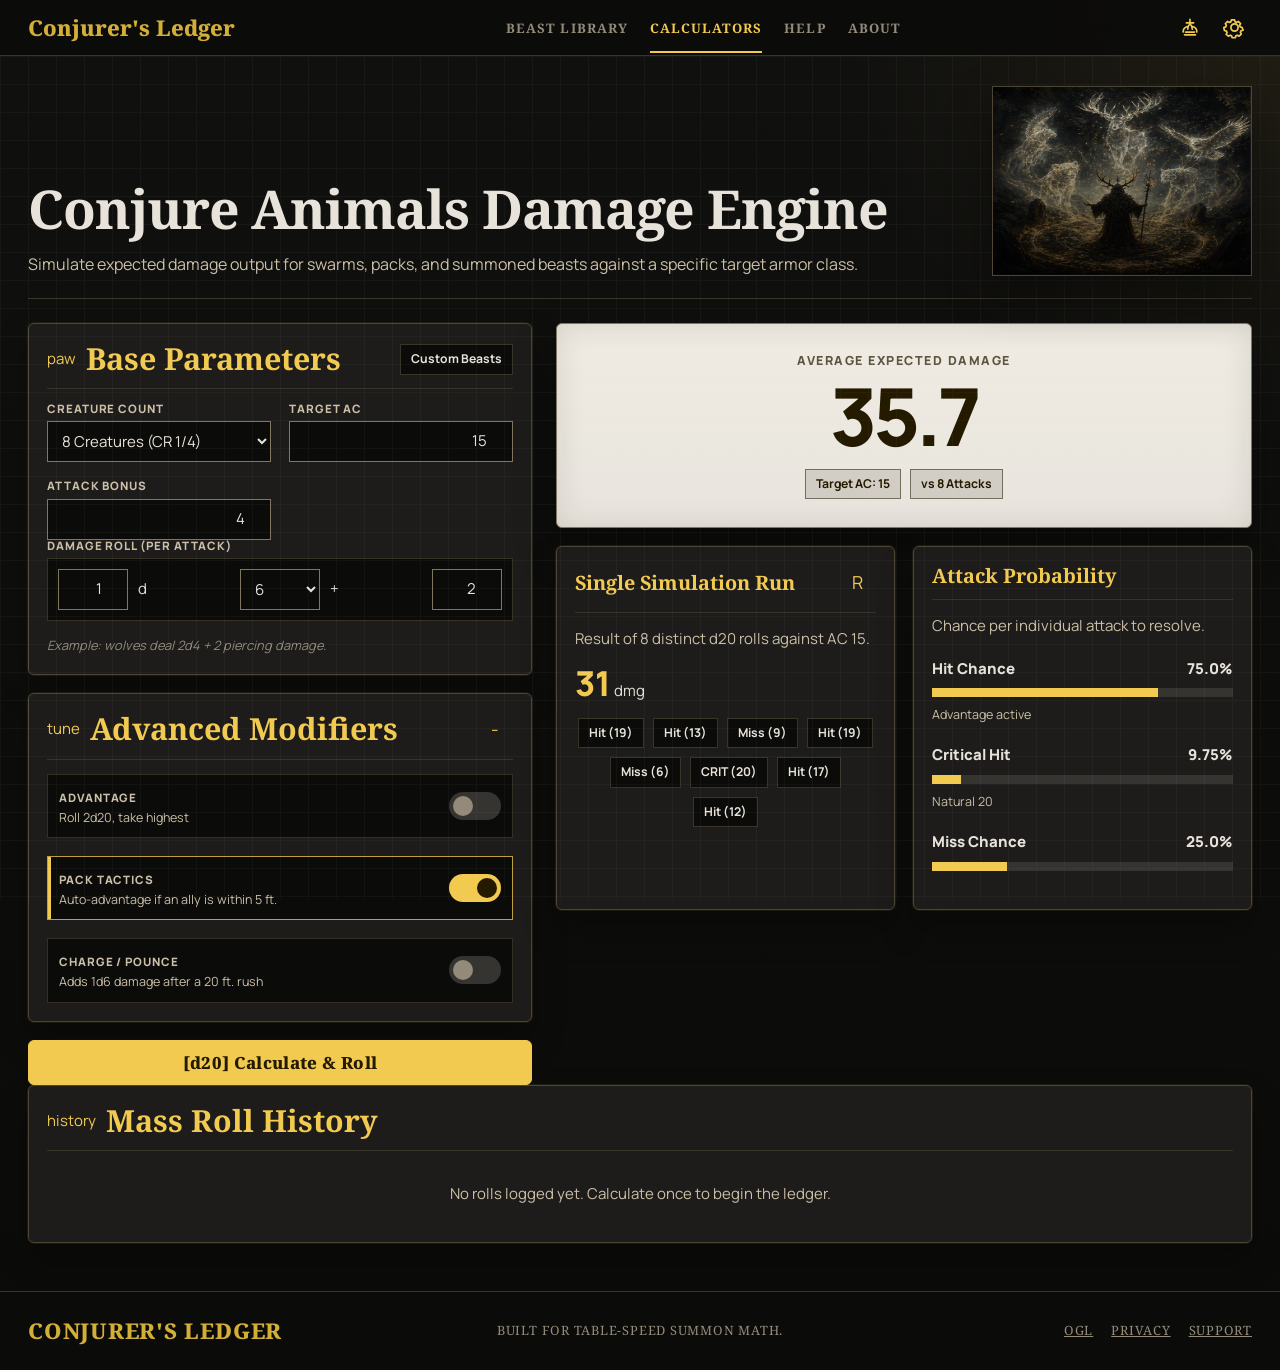
<file: index.html>
<!doctype html>
<html lang="en">
  <head>
    <meta charset="utf-8">
    <meta name="viewport" content="width=device-width, initial-scale=1">
    <title>Calculator - Conjurer's Ledger</title>
    <link rel="stylesheet" href="styles.css">
    <script defer src="app.js"></script>
  </head>
  <body data-page="calculator">
    <div class="app-shell">
      <header class="topbar">
        <a class="brand" href="index.html">Conjurer's Ledger</a>
        <nav class="nav" aria-label="Main navigation">
          <a href="library.html">Beast Library</a>
          <a class="active" href="index.html">Calculators</a>
          <a href="help.html">Help</a>
          <a href="about.html">About</a>
        </nav>
        <div class="top-actions">
          <button class="icon-button fountain-button" id="fountain-roll-button" type="button" title="Fun Fountain Dew Roll" aria-label="Fun Fountain Dew Roll">
            <svg class="header-icon" viewBox="0 0 24 24" aria-hidden="true">
              <path d="M12 3v4M8 7h8M6 20h12M7 17h10M9 11c-3 1-4.5 3.4-4.5 6M15 11c3 1 4.5 3.4 4.5 6M12 8c-1.7 1.4-2.5 3.3-2.5 5.8M12 8c1.7 1.4 2.5 3.3 2.5 5.8" />
            </svg>
          </button>
          <a class="icon-link" href="settings.html" title="Open Settings" aria-label="Open Settings">
            <svg class="header-icon" viewBox="0 0 24 24" aria-hidden="true">
              <path d="M12 8.2a3.8 3.8 0 1 0 0 7.6 3.8 3.8 0 0 0 0-7.6ZM20 12l-2.1-.7a6.5 6.5 0 0 0-.6-1.4l1-2-2.3-2.2-1.9 1a7 7 0 0 0-1.5-.6L12 4H8.8l-.6 2.1a7 7 0 0 0-1.5.6l-1.9-1-2.3 2.2 1 2a6.5 6.5 0 0 0-.6 1.4L.8 12l.7 3.1 2.1.7c.2.5.4 1 .7 1.4l-1 2L5.6 21l1.9-1c.5.3 1 .5 1.5.6l.6 2.1h3.2l.6-2.1c.5-.1 1-.3 1.5-.6l1.9 1 2.3-2.2-1-2c.3-.4.5-.9.7-1.4l2.1-.7L20 12Z" />
            </svg>
          </a>
        </div>
      </header>

      <main class="container">
        <section class="page-header split">
          <div>
            <h1>Conjure Animals Damage Engine</h1>
            <p>Simulate expected damage output for swarms, packs, and summoned beasts against a specific target armor class.</p>
          </div>
          <div class="hero-art" aria-label="Generated fantasy conjuration artwork"></div>
        </section>

        <section class="grid-main" aria-label="Damage calculator">
          <div class="stack" id="calculator-form">
            <section class="panel panel-pad">
              <div class="panel-title">
                <span><span aria-hidden="true">paw</span> <h2>Base Parameters</h2></span>
                <span class="chip" id="active-beast">Custom Beasts</span>
              </div>
              <div class="field-grid">
                <div class="field">
                  <label for="creature-count">Creature Count</label>
                  <select id="creature-count">
                    <option value="1">1 Creature (CR 2)</option>
                    <option value="2">2 Creatures (CR 1)</option>
                    <option value="4">4 Creatures (CR 1/2)</option>
                    <option value="8" selected>8 Creatures (CR 1/4)</option>
                    <option value="16">16 Creatures (Lv 5 Slot)</option>
                    <option value="24">24 Creatures (Lv 7 Slot)</option>
                    <option value="32">32 Creatures (Lv 9 Slot)</option>
                  </select>
                </div>
                <div class="field">
                  <label for="target-ac">Target AC</label>
                  <input id="target-ac" min="5" max="30" type="number" value="15">
                </div>
                <div class="field">
                  <label for="attack-bonus">Attack Bonus</label>
                  <input id="attack-bonus" min="-5" max="20" type="number" value="4">
                </div>
              </div>
              <div class="dice-row">
                <label>Damage Roll (Per Attack)</label>
                <div class="dice-control">
                  <input id="dice-count" min="1" max="10" type="number" value="1" aria-label="Damage dice count">
                  <span>d</span>
                  <select id="dice-size" aria-label="Damage die size">
                    <option value="4">4</option>
                    <option value="6" selected>6</option>
                    <option value="8">8</option>
                    <option value="10">10</option>
                    <option value="12">12</option>
                  </select>
                  <span>+</span>
                  <input id="damage-bonus" min="0" max="20" type="number" value="2" aria-label="Damage modifier">
                </div>
                <p class="hint">Example: wolves deal 2d4 + 2 piercing damage.</p>
              </div>
            </section>

            <section class="panel panel-pad">
              <div class="panel-title">
                <span><span aria-hidden="true">tune</span> <h2>Advanced Modifiers</h2></span>
                <button class="icon-button" id="collapse-advanced" type="button" aria-label="Collapse advanced modifiers">-</button>
              </div>
              <div class="stack" id="advanced-content">
                <div class="modifier">
                  <div>
                    <strong class="label">Advantage</strong>
                    <small>Roll 2d20, take highest</small>
                  </div>
                  <button class="switch" id="advantage-toggle" type="button" aria-pressed="false" aria-label="Toggle advantage"></button>
                </div>
                <div class="modifier active">
                  <div>
                    <strong class="label gold">Pack Tactics</strong>
                    <small>Auto-advantage if an ally is within 5 ft.</small>
                  </div>
                  <button class="switch" id="pack-toggle" type="button" aria-pressed="true" aria-label="Toggle pack tactics"></button>
                </div>
                <div class="modifier">
                  <div>
                    <strong class="label">Charge / Pounce</strong>
                    <small>Adds 1d6 damage after a 20 ft. rush</small>
                  </div>
                  <button class="switch" id="charge-toggle" type="button" aria-pressed="false" aria-label="Toggle charge or pounce"></button>
                </div>
              </div>
            </section>

            <button class="primary-button" id="calculate-button" type="button">[d20] Calculate &amp; Roll</button>
          </div>

          <div class="stack">
            <section class="result-vault">
              <div>
                <div class="result-label">Average Expected Damage</div>
                <div class="damage-number" id="expected-damage">42.6</div>
                <div class="chip-row">
                  <span class="chip" id="target-chip">Target AC: 15</span>
                  <span class="chip" id="attack-chip">vs 8 Attacks</span>
                </div>
              </div>
            </section>

            <div class="metrics-grid">
              <section class="panel panel-pad metric-card">
                <div class="panel-title">
                  <span><h3>Single Simulation Run</h3></span>
                  <button class="icon-button" id="reroll-button" type="button" title="Reroll simulation" aria-label="Reroll simulation">R</button>
                </div>
                <p class="muted" id="single-context">Result of 8 distinct d20 rolls against AC 15.</p>
                <p><span class="big-run" id="single-damage">38</span> dmg</p>
                <div class="roll-chips" id="roll-chips"></div>
              </section>

              <section class="panel panel-pad metric-card">
                <div class="panel-title">
                  <span><h3>Attack Probability</h3></span>
                </div>
                <p class="muted">Chance per individual attack to resolve.</p>
                <div class="bar-row">
                  <div class="bar-meta"><span>Hit Chance</span><span id="hit-value">75.0%</span></div>
                  <div class="bar"><span id="hit-bar"></span></div>
                  <small class="muted" id="requirement">Advantage active</small>
                </div>
                <div class="bar-row">
                  <div class="bar-meta"><span>Critical Hit</span><span id="crit-value">9.75%</span></div>
                  <div class="bar"><span id="crit-bar"></span></div>
                  <small class="muted">Natural 20</small>
                </div>
                <div class="bar-row">
                  <div class="bar-meta"><span>Miss Chance</span><span id="miss-value">25.0%</span></div>
                  <div class="bar"><span id="miss-bar"></span></div>
                </div>
              </section>
            </div>
          </div>
        </section>

        <section class="panel panel-pad history-panel">
          <div class="panel-title">
            <span><span aria-hidden="true">history</span> <h2>Mass Roll History</h2></span>
          </div>
          <div class="history-list" id="history-list"></div>
        </section>
      </main>

      <footer class="footer">
        <div class="footer-inner">
          <strong class="brand">Conjurer's Ledger</strong>
          <span>Built for table-speed summon math.</span>
          <nav class="footer-links" aria-label="Footer navigation">
            <a href="#" data-toast="Open Gaming License notes are included on the About page.">OGL</a>
            <a href="#" data-toast="Privacy: data stays in this browser through local storage.">Privacy</a>
            <a href="#" data-toast="Support channel prepared. Use About to dispatch a missive.">Support</a>
          </nav>
        </div>
      </footer>
    </div>
  </body>
</html>
</file>
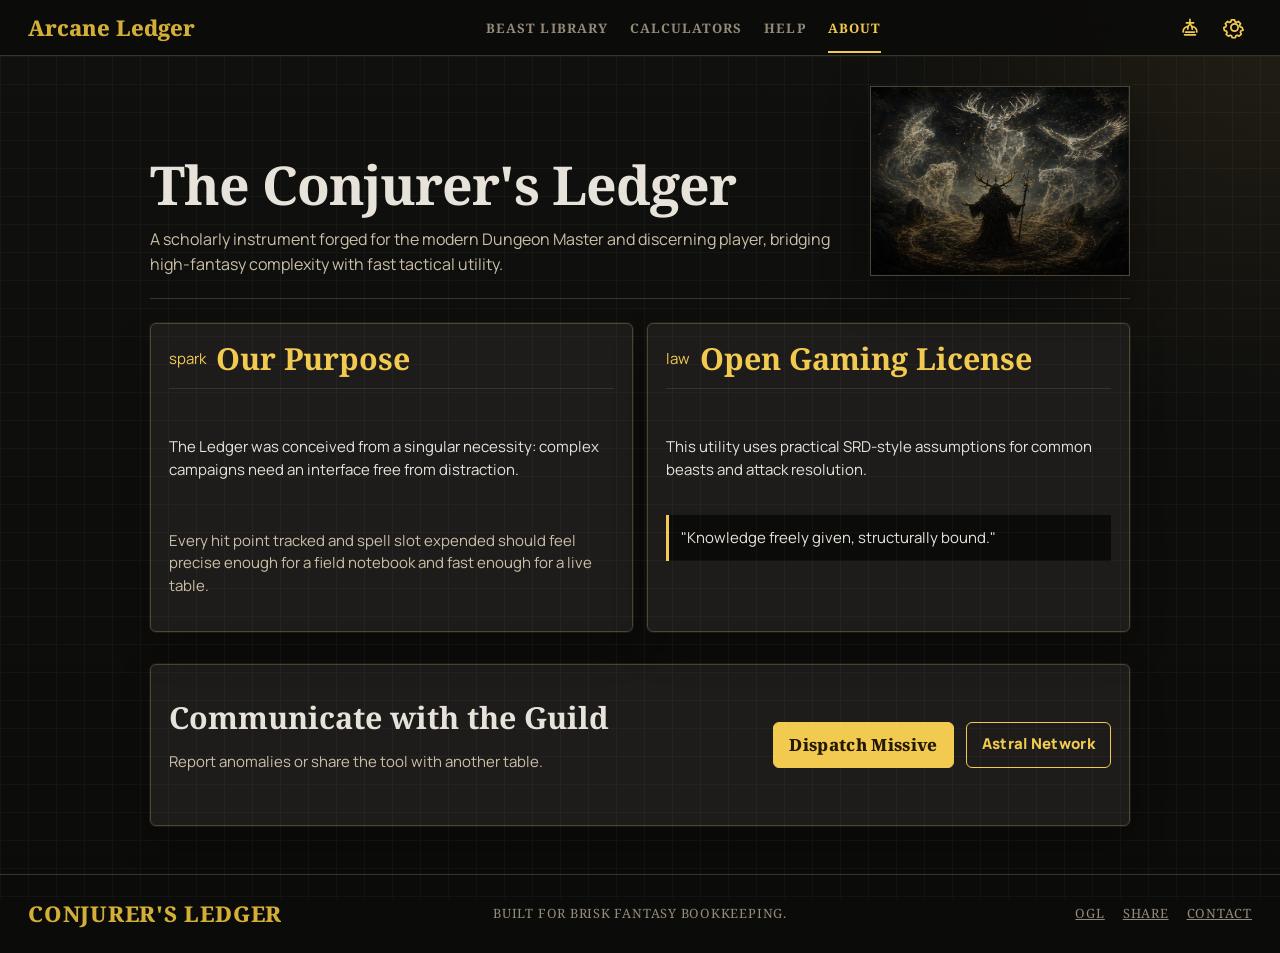
<file: about.html>
<!doctype html>
<html lang="en">
  <head>
    <meta charset="utf-8">
    <meta name="viewport" content="width=device-width, initial-scale=1">
    <title>About - Conjurer's Ledger</title>
    <link rel="stylesheet" href="styles.css">
    <script defer src="app.js"></script>
  </head>
  <body data-page="about">
    <div class="app-shell">
      <header class="topbar">
        <a class="brand" href="index.html">Arcane Ledger</a>
        <nav class="nav" aria-label="Main navigation">
          <a href="library.html">Beast Library</a>
          <a href="index.html">Calculators</a>
          <a href="help.html">Help</a>
          <a class="active" href="about.html">About</a>
        </nav>
        <div class="top-actions">
          <button class="icon-button fountain-button" id="fountain-roll-button" type="button" title="Fun Fountain Dew Roll" aria-label="Fun Fountain Dew Roll">
            <svg class="header-icon" viewBox="0 0 24 24" aria-hidden="true">
              <path d="M12 3v4M8 7h8M6 20h12M7 17h10M9 11c-3 1-4.5 3.4-4.5 6M15 11c3 1 4.5 3.4 4.5 6M12 8c-1.7 1.4-2.5 3.3-2.5 5.8M12 8c1.7 1.4 2.5 3.3 2.5 5.8" />
            </svg>
          </button>
          <a class="icon-link" href="settings.html" title="Open Settings" aria-label="Open Settings">
            <svg class="header-icon" viewBox="0 0 24 24" aria-hidden="true">
              <path d="M12 8.2a3.8 3.8 0 1 0 0 7.6 3.8 3.8 0 0 0 0-7.6ZM20 12l-2.1-.7a6.5 6.5 0 0 0-.6-1.4l1-2-2.3-2.2-1.9 1a7 7 0 0 0-1.5-.6L12 4H8.8l-.6 2.1a7 7 0 0 0-1.5.6l-1.9-1-2.3 2.2 1 2a6.5 6.5 0 0 0-.6 1.4L.8 12l.7 3.1 2.1.7c.2.5.4 1 .7 1.4l-1 2L5.6 21l1.9-1c.5.3 1 .5 1.5.6l.6 2.1h3.2l.6-2.1c.5-.1 1-.3 1.5-.6l1.9 1 2.3-2.2-1-2c.3-.4.5-.9.7-1.4l2.1-.7L20 12Z" />
            </svg>
          </a>
        </div>
      </header>

      <main class="container narrow">
        <section class="page-header split">
          <div>
            <h1>The Conjurer's Ledger</h1>
            <p>A scholarly instrument forged for the modern Dungeon Master and discerning player, bridging high-fantasy complexity with fast tactical utility.</p>
          </div>
          <div class="hero-art" aria-label="Generated summoned animals artwork"></div>
        </section>

        <section class="about-grid">
          <article class="panel panel-pad stack">
            <div class="panel-title">
              <span><span aria-hidden="true">spark</span> <h2>Our Purpose</h2></span>
            </div>
            <p>The Ledger was conceived from a singular necessity: complex campaigns need an interface free from distraction.</p>
            <p class="muted">Every hit point tracked and spell slot expended should feel precise enough for a field notebook and fast enough for a live table.</p>
          </article>

          <article class="panel panel-pad stack">
            <div class="panel-title">
              <span><span aria-hidden="true">law</span> <h2>Open Gaming License</h2></span>
            </div>
            <p>This utility uses practical SRD-style assumptions for common beasts and attack resolution.</p>
            <div class="attack-box">"Knowledge freely given, structurally bound."</div>
          </article>
        </section>

        <section class="panel panel-pad" style="margin-top: 32px;">
          <div class="settings-row">
            <div>
              <h2>Communicate with the Guild</h2>
              <p class="muted">Report anomalies or share the tool with another table.</p>
            </div>
            <div style="display: flex; gap: 12px; flex-wrap: wrap;">
              <button class="primary-button" id="dispatch-missive" type="button">Dispatch Missive</button>
              <button class="ghost-button" id="astral-network" type="button">Astral Network</button>
            </div>
          </div>
        </section>
      </main>

      <footer class="footer">
        <div class="footer-inner">
          <strong class="brand">Conjurer's Ledger</strong>
          <span>Built for brisk fantasy bookkeeping.</span>
          <nav class="footer-links" aria-label="Footer navigation">
            <a href="#" data-toast="OGL notes acknowledged.">OGL</a>
            <a href="#" data-toast="Share from the Astral Network button above.">Share</a>
            <a href="#" data-toast="Dispatch Missive opens an email draft.">Contact</a>
          </nav>
        </div>
      </footer>
    </div>
  </body>
</html>
</file>
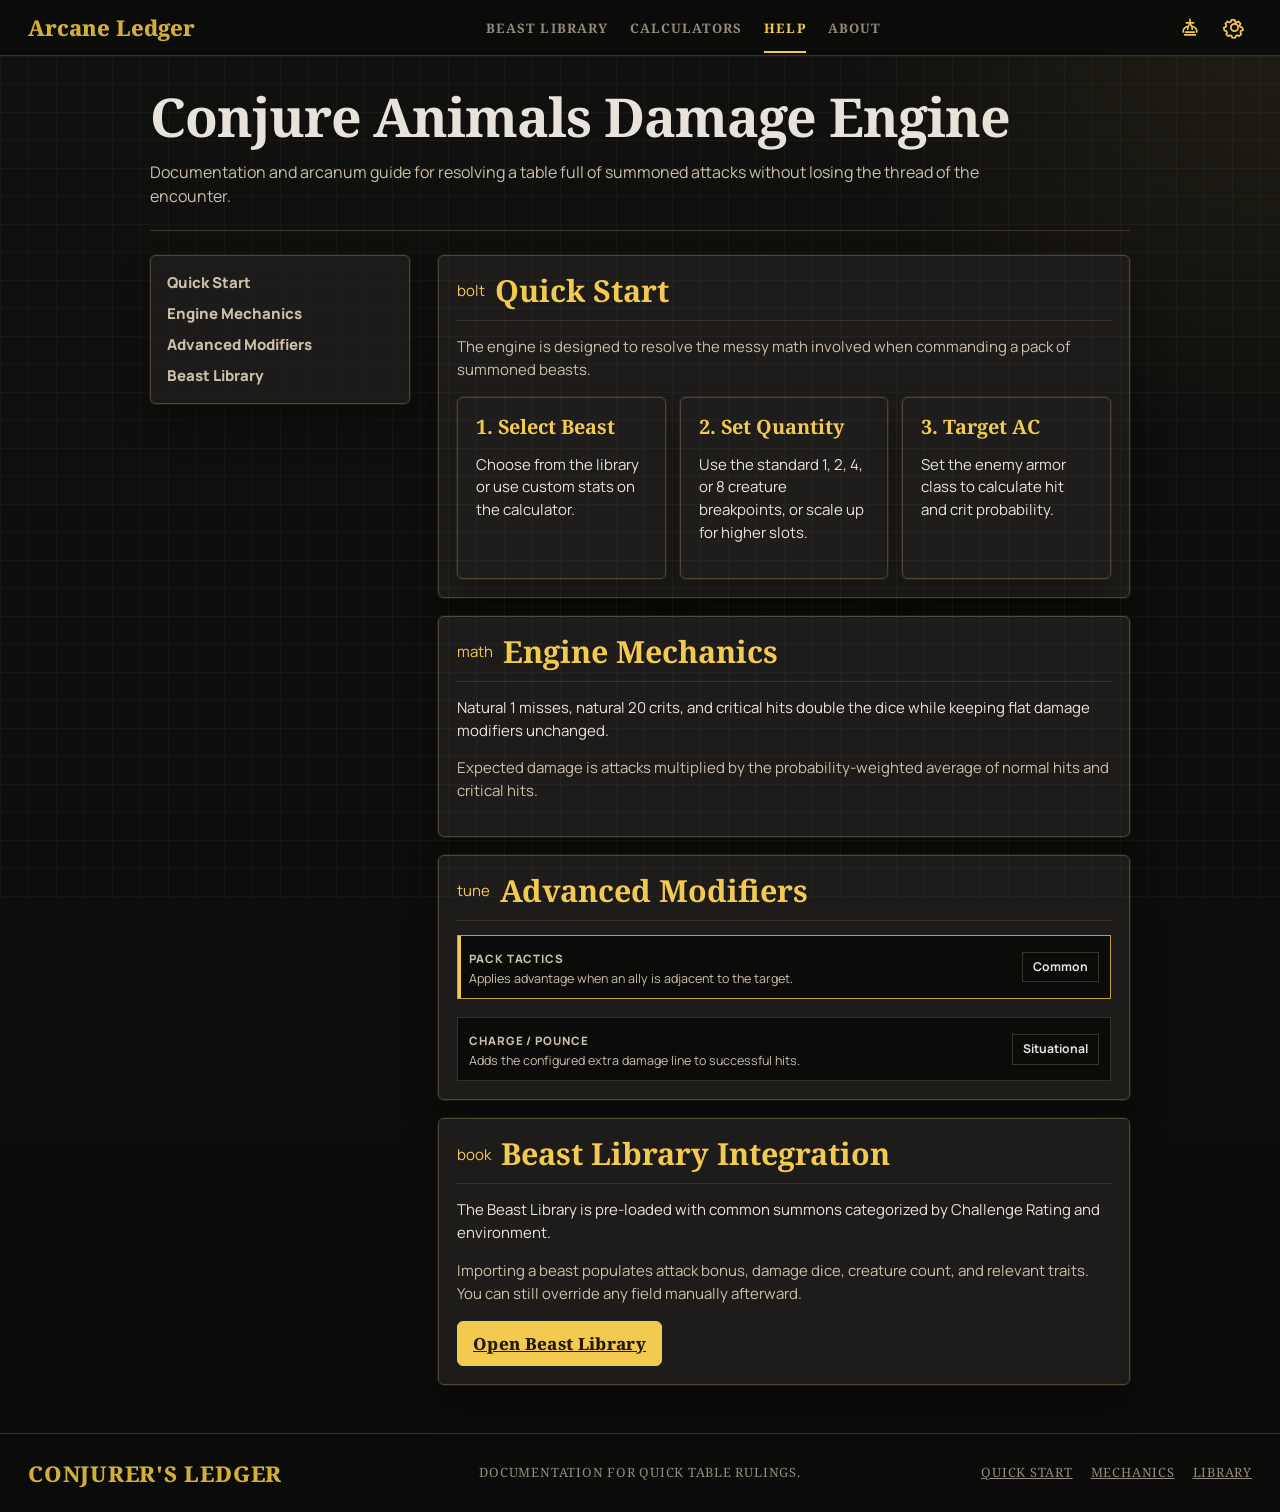
<file: help.html>
<!doctype html>
<html lang="en">
  <head>
    <meta charset="utf-8">
    <meta name="viewport" content="width=device-width, initial-scale=1">
    <title>Help - Conjurer's Ledger</title>
    <link rel="stylesheet" href="styles.css">
    <script defer src="app.js"></script>
  </head>
  <body data-page="help">
    <div class="app-shell">
      <header class="topbar">
        <a class="brand" href="index.html">Arcane Ledger</a>
        <nav class="nav" aria-label="Main navigation">
          <a href="library.html">Beast Library</a>
          <a href="index.html">Calculators</a>
          <a class="active" href="help.html">Help</a>
          <a href="about.html">About</a>
        </nav>
        <div class="top-actions">
          <button class="icon-button fountain-button" id="fountain-roll-button" type="button" title="Fun Fountain Dew Roll" aria-label="Fun Fountain Dew Roll">
            <svg class="header-icon" viewBox="0 0 24 24" aria-hidden="true">
              <path d="M12 3v4M8 7h8M6 20h12M7 17h10M9 11c-3 1-4.5 3.4-4.5 6M15 11c3 1 4.5 3.4 4.5 6M12 8c-1.7 1.4-2.5 3.3-2.5 5.8M12 8c1.7 1.4 2.5 3.3 2.5 5.8" />
            </svg>
          </button>
          <a class="icon-link" href="settings.html" title="Open Settings" aria-label="Open Settings">
            <svg class="header-icon" viewBox="0 0 24 24" aria-hidden="true">
              <path d="M12 8.2a3.8 3.8 0 1 0 0 7.6 3.8 3.8 0 0 0 0-7.6ZM20 12l-2.1-.7a6.5 6.5 0 0 0-.6-1.4l1-2-2.3-2.2-1.9 1a7 7 0 0 0-1.5-.6L12 4H8.8l-.6 2.1a7 7 0 0 0-1.5.6l-1.9-1-2.3 2.2 1 2a6.5 6.5 0 0 0-.6 1.4L.8 12l.7 3.1 2.1.7c.2.5.4 1 .7 1.4l-1 2L5.6 21l1.9-1c.5.3 1 .5 1.5.6l.6 2.1h3.2l.6-2.1c.5-.1 1-.3 1.5-.6l1.9 1 2.3-2.2-1-2c.3-.4.5-.9.7-1.4l2.1-.7L20 12Z" />
            </svg>
          </a>
        </div>
      </header>

      <main class="container narrow">
        <section class="page-header">
          <h1>Conjure Animals Damage Engine</h1>
          <p>Documentation and arcanum guide for resolving a table full of summoned attacks without losing the thread of the encounter.</p>
        </section>

        <div class="help-layout">
          <nav class="panel side-nav" aria-label="Help sections">
            <a href="#quick-start">Quick Start</a>
            <a href="#engine-mechanics">Engine Mechanics</a>
            <a href="#advanced-modifiers">Advanced Modifiers</a>
            <a href="#beast-library">Beast Library</a>
          </nav>

          <div class="stack">
            <section class="panel panel-pad content-section" id="quick-start">
              <div class="panel-title">
                <span><span aria-hidden="true">bolt</span> <h2>Quick Start</h2></span>
              </div>
              <p class="muted">The engine is designed to resolve the messy math involved when commanding a pack of summoned beasts.</p>
              <div class="step-grid">
                <div class="panel panel-pad">
                  <h3 class="gold">1. Select Beast</h3>
                  <p>Choose from the library or use custom stats on the calculator.</p>
                </div>
                <div class="panel panel-pad">
                  <h3 class="gold">2. Set Quantity</h3>
                  <p>Use the standard 1, 2, 4, or 8 creature breakpoints, or scale up for higher slots.</p>
                </div>
                <div class="panel panel-pad">
                  <h3 class="gold">3. Target AC</h3>
                  <p>Set the enemy armor class to calculate hit and crit probability.</p>
                </div>
              </div>
            </section>

            <section class="panel panel-pad content-section" id="engine-mechanics">
              <div class="panel-title">
                <span><span aria-hidden="true">math</span> <h2>Engine Mechanics</h2></span>
              </div>
              <p>Natural 1 misses, natural 20 crits, and critical hits double the dice while keeping flat damage modifiers unchanged.</p>
              <p class="muted">Expected damage is attacks multiplied by the probability-weighted average of normal hits and critical hits.</p>
            </section>

            <section class="panel panel-pad content-section" id="advanced-modifiers">
              <div class="panel-title">
                <span><span aria-hidden="true">tune</span> <h2>Advanced Modifiers</h2></span>
              </div>
              <div class="stack">
                <div class="modifier active">
                  <div>
                    <strong class="label gold">Pack Tactics</strong>
                    <small>Applies advantage when an ally is adjacent to the target.</small>
                  </div>
                  <span class="chip">Common</span>
                </div>
                <div class="modifier">
                  <div>
                    <strong class="label">Charge / Pounce</strong>
                    <small>Adds the configured extra damage line to successful hits.</small>
                  </div>
                  <span class="chip">Situational</span>
                </div>
              </div>
            </section>

            <section class="panel panel-pad content-section" id="beast-library">
              <div class="panel-title">
                <span><span aria-hidden="true">book</span> <h2>Beast Library Integration</h2></span>
              </div>
              <p>The Beast Library is pre-loaded with common summons categorized by Challenge Rating and environment.</p>
              <p class="muted">Importing a beast populates attack bonus, damage dice, creature count, and relevant traits. You can still override any field manually afterward.</p>
              <a class="primary-button" href="library.html">Open Beast Library</a>
            </section>
          </div>
        </div>
      </main>

      <footer class="footer">
        <div class="footer-inner">
          <strong class="brand">Conjurer's Ledger</strong>
          <span>Documentation for quick table rulings.</span>
          <nav class="footer-links" aria-label="Footer navigation">
            <a href="#" data-toast="Quick Start shows the recommended first workflow.">Quick Start</a>
            <a href="#" data-toast="Mechanics section explains the current math model.">Mechanics</a>
            <a href="#" data-toast="Library integration imports beast defaults into the calculator.">Library</a>
          </nav>
        </div>
      </footer>
    </div>
  </body>
</html>
</file>
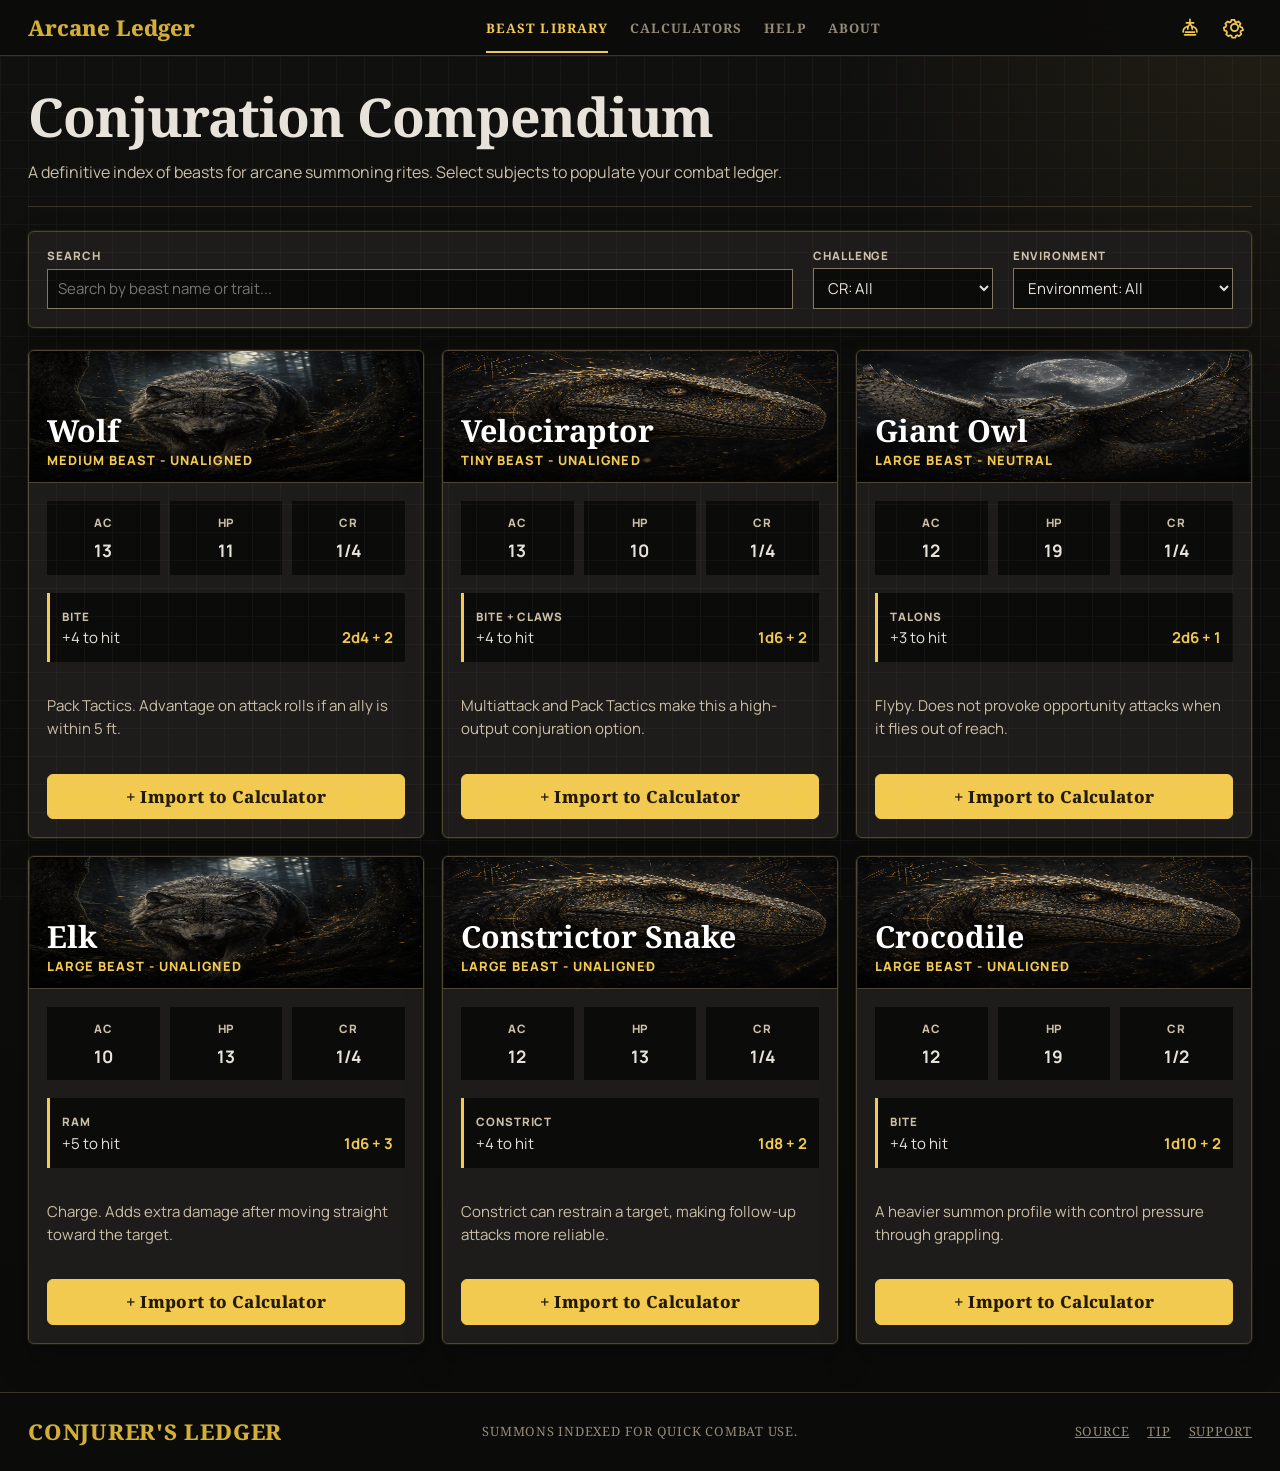
<file: library.html>
<!doctype html>
<html lang="en">
  <head>
    <meta charset="utf-8">
    <meta name="viewport" content="width=device-width, initial-scale=1">
    <title>Beast Library - Conjurer's Ledger</title>
    <link rel="stylesheet" href="styles.css">
    <script defer src="app.js"></script>
  </head>
  <body data-page="library">
    <div class="app-shell">
      <header class="topbar">
        <a class="brand" href="index.html">Arcane Ledger</a>
        <nav class="nav" aria-label="Main navigation">
          <a class="active" href="library.html">Beast Library</a>
          <a href="index.html">Calculators</a>
          <a href="help.html">Help</a>
          <a href="about.html">About</a>
        </nav>
        <div class="top-actions">
          <button class="icon-button fountain-button" id="fountain-roll-button" type="button" title="Fun Fountain Dew Roll" aria-label="Fun Fountain Dew Roll">
            <svg class="header-icon" viewBox="0 0 24 24" aria-hidden="true">
              <path d="M12 3v4M8 7h8M6 20h12M7 17h10M9 11c-3 1-4.5 3.4-4.5 6M15 11c3 1 4.5 3.4 4.5 6M12 8c-1.7 1.4-2.5 3.3-2.5 5.8M12 8c1.7 1.4 2.5 3.3 2.5 5.8" />
            </svg>
          </button>
          <a class="icon-link" href="settings.html" title="Open Settings" aria-label="Open Settings">
            <svg class="header-icon" viewBox="0 0 24 24" aria-hidden="true">
              <path d="M12 8.2a3.8 3.8 0 1 0 0 7.6 3.8 3.8 0 0 0 0-7.6ZM20 12l-2.1-.7a6.5 6.5 0 0 0-.6-1.4l1-2-2.3-2.2-1.9 1a7 7 0 0 0-1.5-.6L12 4H8.8l-.6 2.1a7 7 0 0 0-1.5.6l-1.9-1-2.3 2.2 1 2a6.5 6.5 0 0 0-.6 1.4L.8 12l.7 3.1 2.1.7c.2.5.4 1 .7 1.4l-1 2L5.6 21l1.9-1c.5.3 1 .5 1.5.6l.6 2.1h3.2l.6-2.1c.5-.1 1-.3 1.5-.6l1.9 1 2.3-2.2-1-2c.3-.4.5-.9.7-1.4l2.1-.7L20 12Z" />
            </svg>
          </a>
        </div>
      </header>

      <main class="container">
        <section class="page-header">
          <h1>Conjuration Compendium</h1>
          <p>A definitive index of beasts for arcane summoning rites. Select subjects to populate your combat ledger.</p>
        </section>

        <section class="panel panel-pad library-toolbar" aria-label="Beast filters">
          <div class="field">
            <label for="search-beasts">Search</label>
            <input id="search-beasts" type="search" placeholder="Search by beast name or trait...">
          </div>
          <div class="field">
            <label for="filter-cr">Challenge</label>
            <select id="filter-cr">
              <option value="">CR: All</option>
              <option value="1/4">CR 1/4</option>
              <option value="1/2">CR 1/2</option>
              <option value="1">CR 1</option>
              <option value="2">CR 2</option>
            </select>
          </div>
          <div class="field">
            <label for="filter-env">Environment</label>
            <select id="filter-env">
              <option value="">Environment: All</option>
              <option value="forest">Forest</option>
              <option value="grassland">Grassland</option>
              <option value="swamp">Swamp</option>
              <option value="underdark">Underdark</option>
            </select>
          </div>
        </section>

        <section class="library-grid" id="library-grid" aria-label="Beast cards"></section>
      </main>

      <footer class="footer">
        <div class="footer-inner">
          <strong class="brand">Conjurer's Ledger</strong>
          <span>Summons indexed for quick combat use.</span>
          <nav class="footer-links" aria-label="Footer navigation">
            <a href="#" data-toast="Library entries use practical SRD-style defaults.">Source</a>
            <a href="#" data-toast="Tip: import a beast, then tune the calculator manually.">Tip</a>
            <a href="#" data-toast="Support channel prepared.">Support</a>
          </nav>
        </div>
      </footer>
    </div>
  </body>
</html>
</file>
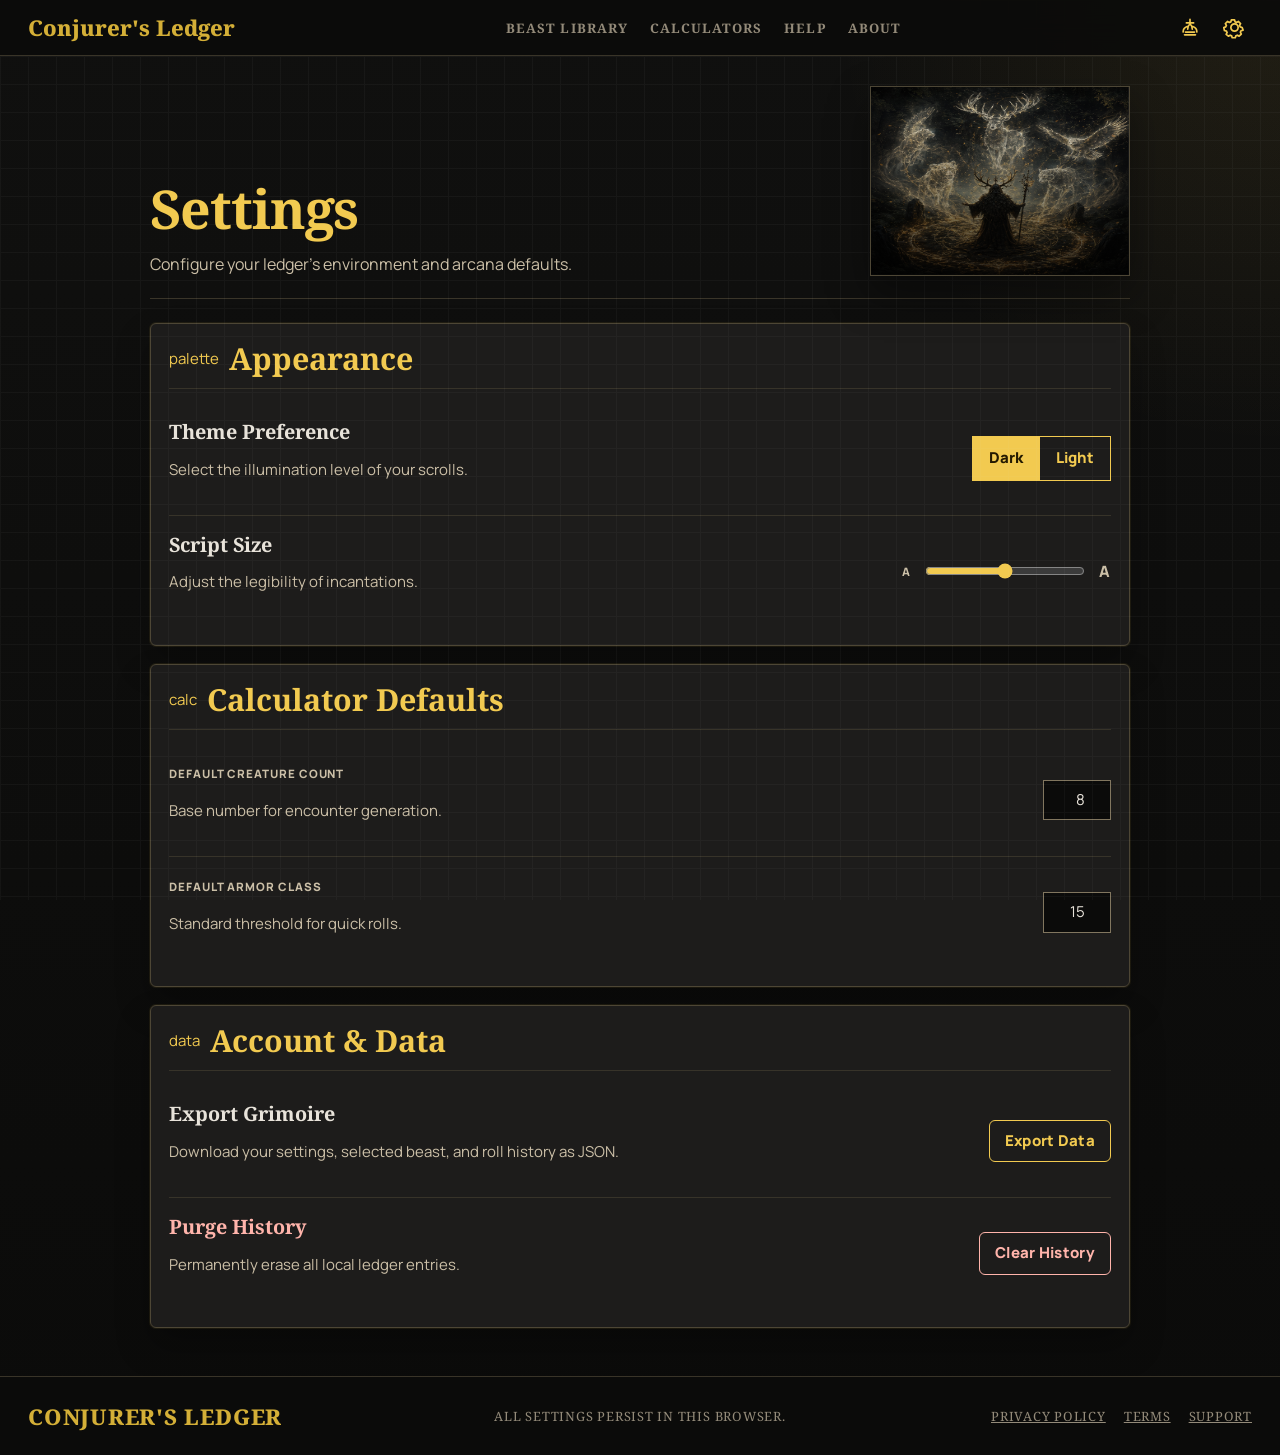
<file: settings.html>
<!doctype html>
<html lang="en">
  <head>
    <meta charset="utf-8">
    <meta name="viewport" content="width=device-width, initial-scale=1">
    <title>Settings - Conjurer's Ledger</title>
    <link rel="stylesheet" href="styles.css">
    <script defer src="app.js"></script>
  </head>
  <body data-page="settings">
    <div class="app-shell">
      <header class="topbar">
        <a class="brand" href="index.html">Conjurer's Ledger</a>
        <nav class="nav" aria-label="Main navigation">
          <a href="library.html">Beast Library</a>
          <a href="index.html">Calculators</a>
          <a href="help.html">Help</a>
          <a href="about.html">About</a>
        </nav>
        <div class="top-actions">
          <button class="icon-button fountain-button" id="fountain-roll-button" type="button" title="Fun Fountain Dew Roll" aria-label="Fun Fountain Dew Roll">
            <svg class="header-icon" viewBox="0 0 24 24" aria-hidden="true">
              <path d="M12 3v4M8 7h8M6 20h12M7 17h10M9 11c-3 1-4.5 3.4-4.5 6M15 11c3 1 4.5 3.4 4.5 6M12 8c-1.7 1.4-2.5 3.3-2.5 5.8M12 8c1.7 1.4 2.5 3.3 2.5 5.8" />
            </svg>
          </button>
          <a class="icon-link" href="settings.html" title="Open Settings" aria-label="Open Settings">
            <svg class="header-icon" viewBox="0 0 24 24" aria-hidden="true">
              <path d="M12 8.2a3.8 3.8 0 1 0 0 7.6 3.8 3.8 0 0 0 0-7.6ZM20 12l-2.1-.7a6.5 6.5 0 0 0-.6-1.4l1-2-2.3-2.2-1.9 1a7 7 0 0 0-1.5-.6L12 4H8.8l-.6 2.1a7 7 0 0 0-1.5.6l-1.9-1-2.3 2.2 1 2a6.5 6.5 0 0 0-.6 1.4L.8 12l.7 3.1 2.1.7c.2.5.4 1 .7 1.4l-1 2L5.6 21l1.9-1c.5.3 1 .5 1.5.6l.6 2.1h3.2l.6-2.1c.5-.1 1-.3 1.5-.6l1.9 1 2.3-2.2-1-2c.3-.4.5-.9.7-1.4l2.1-.7L20 12Z" />
            </svg>
          </a>
        </div>
      </header>

      <main class="container narrow">
        <section class="page-header split">
          <div>
            <h1 class="gold">Settings</h1>
            <p>Configure your ledger's environment and arcana defaults.</p>
          </div>
          <div class="hero-art" aria-label="Generated conjuration artwork"></div>
        </section>

        <div class="stack">
          <section class="panel panel-pad">
            <div class="panel-title">
              <span><span aria-hidden="true">palette</span> <h2>Appearance</h2></span>
            </div>
            <div class="settings-row">
              <div>
                <h3>Theme Preference</h3>
                <p class="muted">Select the illumination level of your scrolls.</p>
              </div>
              <div class="segmented" role="group" aria-label="Theme preference">
                <button type="button" data-theme-choice="dark">Dark</button>
                <button type="button" data-theme-choice="light">Light</button>
              </div>
            </div>
            <div class="settings-row">
              <div>
                <h3>Script Size</h3>
                <p class="muted">Adjust the legibility of incantations.</p>
              </div>
              <label class="range-wrap" for="script-size">
                <span>A</span>
                <input id="script-size" min="1" max="3" type="range" value="2">
                <span style="font-size: 1.35em;">A</span>
              </label>
            </div>
          </section>

          <section class="panel panel-pad">
            <div class="panel-title">
              <span><span aria-hidden="true">calc</span> <h2>Calculator Defaults</h2></span>
            </div>
            <div class="settings-row">
              <div>
                <label for="default-count">Default Creature Count</label>
                <p class="muted">Base number for encounter generation.</p>
              </div>
              <input id="default-count" min="1" max="32" type="number" value="8">
            </div>
            <div class="settings-row">
              <div>
                <label for="default-ac">Default Armor Class</label>
                <p class="muted">Standard threshold for quick rolls.</p>
              </div>
              <input id="default-ac" min="5" max="30" type="number" value="15">
            </div>
          </section>

          <section class="panel panel-pad">
            <div class="panel-title">
              <span><span aria-hidden="true">data</span> <h2>Account &amp; Data</h2></span>
            </div>
            <div class="settings-row">
              <div>
                <h3>Export Grimoire</h3>
                <p class="muted">Download your settings, selected beast, and roll history as JSON.</p>
              </div>
              <button class="ghost-button" id="export-data" type="button">Export Data</button>
            </div>
            <div class="settings-row">
              <div>
                <h3 style="color: var(--danger);">Purge History</h3>
                <p class="muted">Permanently erase all local ledger entries.</p>
              </div>
              <button class="danger-button" id="clear-history" type="button">Clear History</button>
            </div>
          </section>
        </div>
      </main>

      <footer class="footer">
        <div class="footer-inner">
          <strong class="brand">Conjurer's Ledger</strong>
          <span>All settings persist in this browser.</span>
          <nav class="footer-links" aria-label="Footer navigation">
            <a href="#" data-toast="Privacy: no server sync is used.">Privacy Policy</a>
            <a href="#" data-toast="Terms placeholder activated.">Terms</a>
            <a href="#" data-toast="Support channel prepared.">Support</a>
          </nav>
        </div>
      </footer>
    </div>
  </body>
</html>
</file>
<file: styles.css>
@import url("https://fonts.googleapis.com/css2?family=Manrope:wght@400;600;700;800&family=Noto+Serif:ital,wght@0,500;0,600;0,700;1,600&display=swap");

:root {
  color-scheme: dark;
  --background: #10100f;
  --surface-lowest: #0b0b0a;
  --surface-low: #151514;
  --surface: #1e1d1c;
  --surface-high: #292827;
  --surface-highest: #363431;
  --paper: #eeeae2;
  --paper-ink: #241a00;
  --text: #e8e3da;
  --muted: #cbbfa7;
  --faint: #938a79;
  --line: #4d4635;
  --line-strong: #81765f;
  --gold: #f2ca50;
  --gold-strong: #d4af37;
  --gold-dim: #8a6f19;
  --danger: #ffb4ab;
  --danger-ink: #4f0907;
  --shadow: 0 18px 40px rgba(0, 0, 0, 0.38);
  --panel-shadow: 0 0 0 1px rgba(242, 202, 80, 0.08), 0 18px 34px rgba(0, 0, 0, 0.28);
  --radius: 6px;
  --copy-scale: 1;
}

body.light {
  color-scheme: light;
  --background: #f1eadc;
  --surface-lowest: #fffaf0;
  --surface-low: #f8f0df;
  --surface: #f4ead6;
  --surface-high: #ecdfc7;
  --surface-highest: #dfcfb0;
  --paper: #201914;
  --paper-ink: #f8edd6;
  --text: #241f1a;
  --muted: #5d5142;
  --faint: #887764;
  --line: #c5ad7c;
  --line-strong: #836a2c;
  --gold: #ad8500;
  --gold-strong: #806005;
  --gold-dim: #c2a033;
  --danger: #8d251e;
  --danger-ink: #fff0ed;
  --shadow: 0 18px 40px rgba(80, 55, 24, 0.16);
  --panel-shadow: 0 0 0 1px rgba(128, 96, 5, 0.12), 0 18px 34px rgba(93, 65, 24, 0.12);
}

* {
  box-sizing: border-box;
}

html {
  scroll-behavior: smooth;
}

body {
  margin: 0;
  min-height: 100vh;
  background:
    radial-gradient(circle at top right, rgba(242, 202, 80, 0.08), transparent 28rem),
    linear-gradient(180deg, var(--background), var(--surface-lowest));
  color: var(--text);
  font-family: Manrope, system-ui, sans-serif;
  font-size: calc(15px * var(--copy-scale));
  line-height: 1.52;
}

body.light {
  background:
    radial-gradient(circle at top right, rgba(173, 133, 0, 0.13), transparent 26rem),
    linear-gradient(180deg, var(--background), #eadcc2);
}

body::before {
  content: "";
  position: fixed;
  inset: 0;
  pointer-events: none;
  opacity: 0.04;
  background-image:
    linear-gradient(90deg, currentColor 1px, transparent 1px),
    linear-gradient(currentColor 1px, transparent 1px);
  background-size: 28px 28px;
  color: var(--text);
}

a {
  color: inherit;
}

button,
input,
select {
  font: inherit;
}

button,
select,
input[type="range"],
.history-row,
.library-card {
  cursor: pointer;
}

button:focus-visible,
a:focus-visible,
input:focus-visible,
select:focus-visible {
  outline: 2px solid var(--gold);
  outline-offset: 3px;
}

.app-shell {
  min-height: 100vh;
  display: flex;
  flex-direction: column;
}

.topbar {
  position: sticky;
  top: 0;
  z-index: 20;
  display: flex;
  align-items: center;
  justify-content: space-between;
  gap: 14px;
  min-height: 56px;
  padding: 0 28px;
  border-bottom: 1px solid color-mix(in srgb, var(--line) 70%, transparent);
  background: color-mix(in srgb, var(--surface-lowest) 92%, transparent);
  backdrop-filter: blur(18px);
}

.brand {
  font-family: "Noto Serif", serif;
  font-size: clamp(1.18rem, 1.7vw, 1.55rem);
  font-weight: 800;
  color: var(--gold-strong);
  text-decoration: none;
  white-space: nowrap;
}

.nav {
  display: flex;
  gap: 22px;
  align-items: center;
  justify-content: center;
  flex: 1;
}

.nav a,
.footer a,
.icon-link,
.icon-button,
.pill-button,
.danger-button,
.ghost-button,
.primary-button {
  transition: transform 150ms ease, background 150ms ease, color 150ms ease, border-color 150ms ease, opacity 150ms ease;
}

.nav a {
  border-bottom: 2px solid transparent;
  padding: 17px 0 12px;
  color: var(--faint);
  font-family: "Noto Serif", serif;
  font-size: 0.82rem;
  font-weight: 700;
  letter-spacing: 0.08em;
  text-decoration: none;
  text-transform: uppercase;
}

.nav a:hover,
.nav a.active {
  color: var(--gold);
  border-color: var(--gold);
}

.top-actions {
  display: flex;
  align-items: center;
  gap: 8px;
}

.icon-link,
.icon-button {
  width: 36px;
  height: 36px;
  display: inline-flex;
  align-items: center;
  justify-content: center;
  border: 1px solid transparent;
  background: transparent;
  color: var(--gold);
  text-decoration: none;
  font-size: 1.12rem;
}

.header-icon {
  width: 23px;
  height: 23px;
  display: block;
  fill: none;
  stroke: currentColor;
  stroke-width: 1.8;
  stroke-linecap: round;
  stroke-linejoin: round;
}

.icon-link:hover,
.icon-button:hover {
  border-color: var(--line);
  background: var(--surface);
}

.container {
  width: min(100% - 56px, 1440px);
  margin: 0 auto;
  padding: 30px 0 48px;
}

.narrow {
  width: min(100% - 56px, 980px);
}

.page-header {
  margin-bottom: 24px;
  padding-bottom: 22px;
  border-bottom: 1px solid color-mix(in srgb, var(--line) 70%, transparent);
}

.page-header.split {
  display: grid;
  grid-template-columns: 1fr 260px;
  gap: 24px;
  align-items: end;
}

h1,
h2,
h3 {
  margin: 0;
  font-family: "Noto Serif", serif;
  line-height: 1.15;
}

h1 {
  max-width: 920px;
  font-size: clamp(2rem, 4.2vw, 3.35rem);
  color: var(--text);
  letter-spacing: -0.02em;
}

h2 {
  font-size: clamp(1.35rem, 2.5vw, 1.9rem);
}

h3 {
  font-size: 1.24rem;
}

.page-header p {
  max-width: 830px;
  margin: 12px 0 0;
  color: var(--muted);
  font-size: 1rem;
}

.gold {
  color: var(--gold);
}

.grid-main {
  display: grid;
  grid-template-columns: minmax(320px, 0.42fr) minmax(0, 0.58fr);
  gap: 24px;
  align-items: start;
}

.stack {
  display: flex;
  flex-direction: column;
  gap: 18px;
}

.panel {
  border: 1px solid var(--line);
  border-radius: var(--radius);
  background: color-mix(in srgb, var(--surface) 94%, transparent);
  box-shadow: var(--panel-shadow);
}

.panel-pad {
  padding: 18px;
}

.panel-title {
  display: flex;
  align-items: center;
  justify-content: space-between;
  gap: 14px;
  margin-bottom: 14px;
  padding-bottom: 11px;
  border-bottom: 1px solid color-mix(in srgb, var(--line) 55%, transparent);
  color: var(--gold);
}

.panel-title span:first-child {
  display: inline-flex;
  gap: 10px;
  align-items: center;
}

.field-grid {
  display: grid;
  grid-template-columns: repeat(2, minmax(0, 1fr));
  gap: 18px;
}

.field,
.dice-row {
  display: flex;
  flex-direction: column;
  gap: 7px;
}

label,
.label {
  color: var(--muted);
  font-size: 0.72rem;
  font-weight: 800;
  letter-spacing: 0.08em;
  line-height: 1;
  text-transform: uppercase;
}

input,
select {
  width: 100%;
  border: 1px solid var(--line-strong);
  border-radius: 0;
  background: var(--surface-lowest);
  color: var(--text);
  padding: 8px 10px;
}

body.light input,
body.light select {
  background: color-mix(in srgb, var(--surface-lowest) 70%, #fff);
}

input[type="number"] {
  text-align: right;
}

.dice-control {
  display: grid;
  grid-template-columns: 70px auto 80px auto 70px;
  gap: 10px;
  align-items: center;
  border: 1px solid color-mix(in srgb, var(--line) 65%, transparent);
  background: var(--surface-lowest);
  padding: 10px;
}

.hint {
  margin: 8px 0 0;
  color: var(--faint);
  font-size: 0.8rem;
  font-style: italic;
}

.modifier {
  display: flex;
  justify-content: space-between;
  gap: 18px;
  align-items: center;
  border: 1px solid color-mix(in srgb, var(--line) 62%, transparent);
  background: var(--surface-lowest);
  padding: 11px;
}

.modifier.active {
  border-color: color-mix(in srgb, var(--gold) 78%, transparent);
  box-shadow: inset 3px 0 0 var(--gold);
}

.modifier small {
  display: block;
  color: var(--muted);
  line-height: 1.4;
}

.switch {
  flex: 0 0 auto;
  width: 52px;
  height: 28px;
  border: 0;
  border-radius: 99px;
  background: var(--surface-highest);
  padding: 4px;
}

.switch::before {
  content: "";
  display: block;
  width: 20px;
  height: 20px;
  border-radius: 50%;
  background: var(--faint);
  transition: transform 170ms ease, background 170ms ease;
}

.switch[aria-pressed="true"] {
  background: var(--gold);
}

.switch[aria-pressed="true"]::before {
  transform: translateX(24px);
  background: var(--paper-ink);
}

.primary-button,
.ghost-button,
.danger-button,
.pill-button {
  display: inline-flex;
  align-items: center;
  justify-content: center;
  gap: 10px;
  border-radius: var(--radius);
  min-height: 39px;
  padding: 9px 15px;
  font-weight: 800;
  letter-spacing: 0.02em;
}

.primary-button {
  border: 1px solid var(--gold);
  background: var(--gold);
  color: var(--paper-ink);
  font-family: "Noto Serif", serif;
  font-size: 1.05rem;
}

.primary-button:hover {
  background: color-mix(in srgb, var(--gold) 84%, white);
  transform: translateY(-1px);
}

.ghost-button {
  border: 1px solid var(--gold);
  background: transparent;
  color: var(--gold);
}

.ghost-button:hover {
  background: color-mix(in srgb, var(--gold) 12%, transparent);
}

.danger-button {
  border: 1px solid var(--danger);
  background: transparent;
  color: var(--danger);
}

.danger-button:hover {
  background: color-mix(in srgb, var(--danger) 12%, transparent);
}

.result-vault {
  min-height: 205px;
  display: grid;
  place-items: center;
  border: 1px solid var(--line-strong);
  border-radius: var(--radius);
  background:
    linear-gradient(rgba(255, 255, 255, 0.04), rgba(0, 0, 0, 0.02)),
    var(--paper);
  color: var(--paper-ink);
  text-align: center;
  box-shadow: inset 0 0 30px rgba(36, 26, 0, 0.12), var(--shadow);
}

.result-label {
  color: color-mix(in srgb, var(--paper-ink) 72%, transparent);
  font-size: 0.78rem;
  font-weight: 800;
  letter-spacing: 0.12em;
  text-transform: uppercase;
}

.damage-number {
  margin: 6px 0 14px;
  font-size: clamp(3.2rem, 6.5vw, 5rem);
  font-weight: 800;
  letter-spacing: -0.05em;
  line-height: 0.98;
}

.chip-row,
.roll-chips {
  display: flex;
  flex-wrap: wrap;
  justify-content: center;
  gap: 9px;
}

.chip,
.roll-chip {
  border: 1px solid color-mix(in srgb, var(--line) 70%, transparent);
  background: var(--surface-lowest);
  color: var(--text);
  padding: 5px 10px;
  font-size: 0.76rem;
  font-weight: 700;
}

.result-vault .chip {
  background: color-mix(in srgb, var(--paper-ink) 12%, transparent);
  color: var(--paper-ink);
}

.metrics-grid {
  display: grid;
  grid-template-columns: repeat(2, minmax(0, 1fr));
  gap: 18px;
}

.metric-card {
  min-height: 292px;
}

.big-run {
  color: var(--gold);
  font-size: 2.15rem;
  font-weight: 800;
  line-height: 1;
}

.muted {
  color: var(--muted);
}

.bar-row {
  display: grid;
  gap: 8px;
  margin: 20px 0;
}

.bar-meta {
  display: flex;
  justify-content: space-between;
  gap: 10px;
  font-weight: 800;
}

.bar {
  height: 9px;
  overflow: hidden;
  background: var(--surface-highest);
}

.bar span {
  display: block;
  height: 100%;
  width: var(--value, 0%);
  background: var(--gold);
}

.history-list {
  display: grid;
  gap: 10px;
}

.history-row {
  display: grid;
  grid-template-columns: 150px 140px 1fr auto;
  gap: 18px;
  align-items: center;
  border: 1px solid color-mix(in srgb, var(--line) 58%, transparent);
  background: var(--surface-lowest);
  padding: 13px 15px;
  color: var(--text);
  text-align: left;
}

.history-row:hover {
  border-color: var(--gold);
}

.history-total {
  color: var(--gold);
  font-size: 1.35rem;
  font-weight: 800;
}

.hero-art,
.beast-art {
  background-image: url("assets/conjure-animals-sheet.png");
  background-repeat: no-repeat;
}

.hero-art {
  min-height: 190px;
  border: 1px solid var(--line);
  background-position: left top;
  background-size: 200% 200%;
  box-shadow: var(--shadow);
}

.beast-art {
  min-height: 132px;
  position: relative;
  border-bottom: 1px solid var(--line);
  background-size: 200% 200%;
}

.beast-art::after,
.hero-art::after {
  content: "";
  position: absolute;
  inset: 0;
  background: linear-gradient(180deg, transparent 10%, rgba(0, 0, 0, 0.76));
}

.hero-art {
  position: relative;
  overflow: hidden;
}

.art-wolf {
  background-position: right top;
}

.art-owl {
  background-position: left bottom;
}

.art-raptor {
  background-position: right bottom;
}

.library-toolbar {
  display: grid;
  grid-template-columns: 1fr 180px 220px;
  gap: 20px;
  align-items: end;
  margin-bottom: 22px;
}

.library-grid {
  display: grid;
  grid-template-columns: repeat(3, minmax(0, 1fr));
  gap: 18px;
}

.library-card {
  overflow: hidden;
  transition: transform 160ms ease, border-color 160ms ease;
}

.library-card:hover {
  transform: translateY(-2px);
  border-color: var(--gold);
}

.beast-heading {
  position: absolute;
  z-index: 1;
  bottom: 12px;
  left: 18px;
  right: 18px;
}

.beast-heading h2 {
  color: white;
  text-shadow: 0 2px 12px black;
}

.beast-heading p {
  margin: 2px 0 0;
  color: var(--gold);
  font-size: 0.8rem;
  font-weight: 800;
  letter-spacing: 0.08em;
  text-transform: uppercase;
}

.stat-grid {
  display: grid;
  grid-template-columns: repeat(3, 1fr);
  gap: 10px;
}

.stat-box {
  background: var(--surface-lowest);
  padding: 10px 8px;
  text-align: center;
}

.stat-box strong {
  display: block;
  margin-top: 4px;
  color: var(--text);
  font-size: 1.08rem;
}

.attack-box {
  border-left: 3px solid var(--gold);
  background: var(--surface-lowest);
  padding: 12px;
}

.attack-line {
  display: flex;
  justify-content: space-between;
  gap: 14px;
}

.help-layout {
  display: grid;
  grid-template-columns: 260px 1fr;
  gap: 28px;
}

.side-nav {
  position: sticky;
  top: 92px;
  display: grid;
  gap: 8px;
  padding: 16px;
  align-self: start;
}

.side-nav a {
  color: var(--muted);
  font-weight: 800;
  text-decoration: none;
}

.side-nav a:hover {
  color: var(--gold);
}

.content-section {
  scroll-margin-top: 96px;
}

.step-grid,
.about-grid {
  display: grid;
  grid-template-columns: repeat(3, 1fr);
  gap: 14px;
}

.about-grid {
  grid-template-columns: repeat(2, 1fr);
}

.settings-row {
  display: grid;
  grid-template-columns: 1fr auto;
  gap: 24px;
  align-items: center;
  padding: 18px 0;
  border-bottom: 1px solid color-mix(in srgb, var(--line) 55%, transparent);
}

.settings-row:last-child {
  border-bottom: 0;
}

.segmented {
  display: inline-flex;
  border: 1px solid var(--gold);
}

.segmented button {
  border: 0;
  border-right: 1px solid var(--gold);
  background: transparent;
  color: var(--gold);
  padding: 10px 16px;
  font-weight: 800;
}

.segmented button:last-child {
  border-right: 0;
}

.segmented button.active {
  background: var(--gold);
  color: var(--paper-ink);
}

.range-wrap {
  display: flex;
  align-items: center;
  gap: 12px;
  color: var(--muted);
}

input[type="range"] {
  width: 160px;
  accent-color: var(--gold);
}

.footer {
  margin-top: auto;
  border-top: 1px solid color-mix(in srgb, var(--line) 70%, transparent);
  background: var(--surface-lowest);
}

.footer-inner {
  width: min(100% - 56px, 1440px);
  margin: 0 auto;
  display: grid;
  grid-template-columns: 1fr auto 1fr;
  gap: 24px;
  align-items: center;
  min-height: 78px;
  color: var(--faint);
  font-family: "Noto Serif", serif;
  font-size: 0.8rem;
  letter-spacing: 0.06em;
  text-transform: uppercase;
}

.footer-links {
  display: flex;
  justify-content: end;
  gap: 18px;
}

.footer a:hover {
  color: var(--gold);
}

.toast {
  position: fixed;
  right: 22px;
  bottom: 22px;
  z-index: 50;
  max-width: min(360px, calc(100vw - 44px));
  border: 1px solid var(--gold);
  background: var(--surface-lowest);
  color: var(--text);
  box-shadow: var(--shadow);
  padding: 14px 16px;
  transform: translateY(16px);
  opacity: 0;
  pointer-events: none;
  transition: opacity 180ms ease, transform 180ms ease;
}

.toast.show {
  transform: translateY(0);
  opacity: 1;
}

.fountain-modal {
  position: fixed;
  inset: 0;
  z-index: 60;
  display: none;
  place-items: start end;
  padding: 64px 24px 24px;
  background: rgba(0, 0, 0, 0.28);
}

.fountain-modal.open {
  display: grid;
}

.fountain-card {
  width: min(360px, calc(100vw - 32px));
  border: 1px solid var(--gold);
  background: var(--surface-lowest);
  color: var(--text);
  box-shadow: var(--shadow);
  padding: 18px;
}

.fountain-card header {
  display: flex;
  align-items: start;
  justify-content: space-between;
  gap: 14px;
  margin-bottom: 14px;
}

.fountain-card h2 {
  color: var(--gold);
  font-size: 1.3rem;
}

.fountain-result {
  border: 1px solid var(--line);
  background: var(--surface);
  padding: 14px;
  margin: 12px 0;
}

.fountain-number {
  color: var(--gold);
  font-family: Manrope, system-ui, sans-serif;
  font-size: 2rem;
  font-weight: 800;
  line-height: 1;
}

.fountain-outcome {
  margin: 8px 0 0;
  color: var(--muted);
  font-weight: 700;
}

.empty {
  color: var(--muted);
  padding: 18px;
  text-align: center;
}

@media (max-width: 980px) {
  .topbar {
    align-items: flex-start;
    flex-wrap: wrap;
    height: auto;
  padding: 11px 16px;
  }

  .nav {
    order: 3;
    flex: 0 0 100%;
    justify-content: flex-start;
    gap: 16px;
    flex-wrap: wrap;
    overflow: visible;
  }

  .nav a {
    padding: 8px 0 5px;
  }

  .container,
  .narrow,
  .footer-inner {
    width: min(100% - 28px, 1440px);
  }

  .grid-main,
  .metrics-grid,
  .help-layout,
  .page-header.split,
  .library-toolbar,
  .library-grid,
  .about-grid,
  .step-grid {
    grid-template-columns: 1fr;
  }

  .hero-art {
    min-height: 155px;
  }

  .side-nav {
    position: static;
  }

  .history-row {
    grid-template-columns: 1fr;
    gap: 8px;
  }

  .footer-inner {
    grid-template-columns: 1fr;
    justify-items: start;
    padding: 20px 0;
  }

  .footer-links {
    flex-wrap: wrap;
    justify-content: start;
  }
}

@media (max-width: 640px) {
  h1 {
    font-size: 1.95rem;
  }

  .field-grid,
  .stat-grid,
  .settings-row {
    grid-template-columns: 1fr;
  }

  .dice-control {
    grid-template-columns: 1fr auto 1fr;
  }

  .dice-control input:last-child {
    grid-column: 3;
  }

  .top-actions {
    margin-left: auto;
  }
}
</file>
